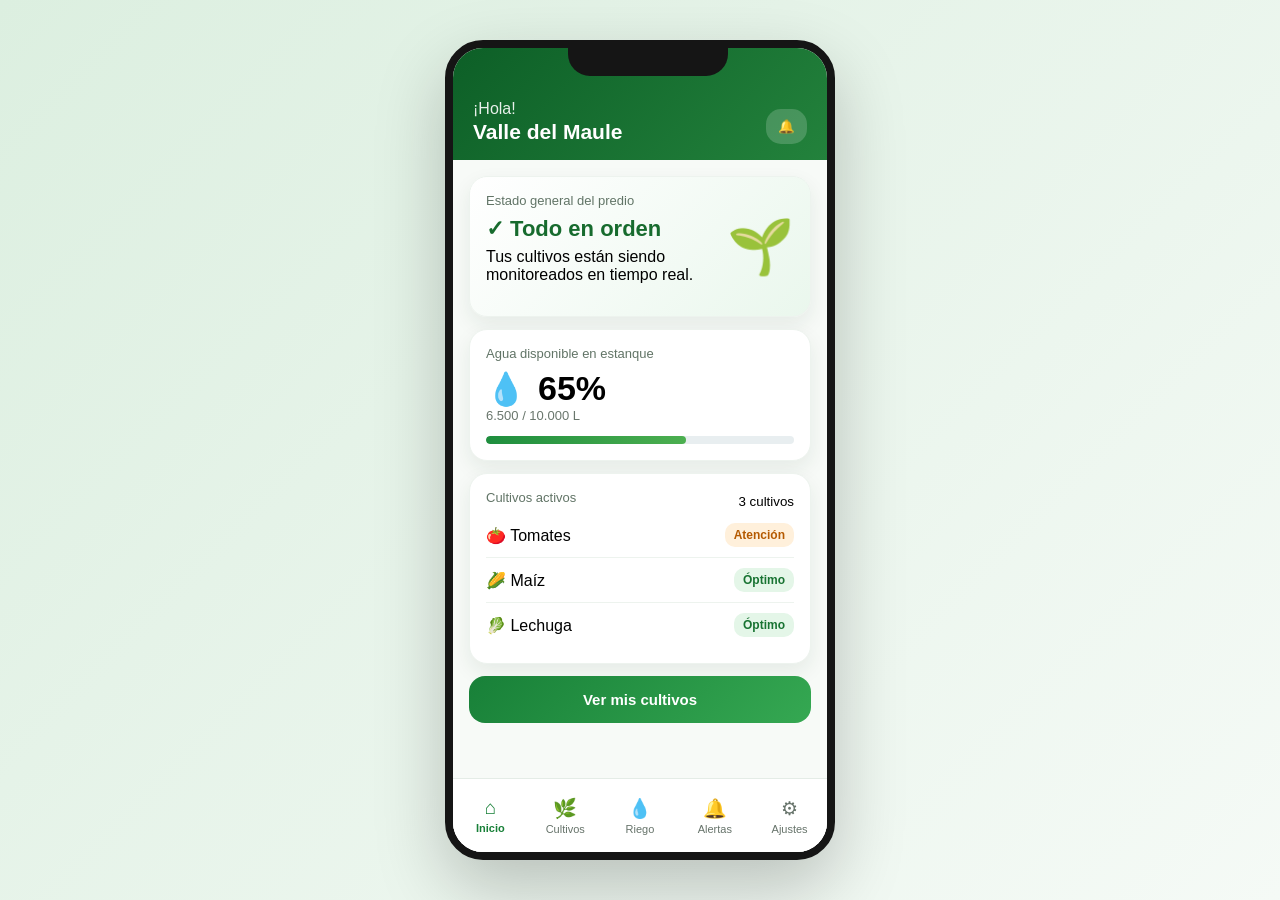
<file: index.html>
<!DOCTYPE html>
<html lang="es">
<head>
  <meta charset="UTF-8" />
  <meta name="viewport" content="width=device-width, initial-scale=1.0" />
  <title>AgroRiego Maule</title>
  <link rel="stylesheet" href="style.css" />
</head>
<body>
  <div class="app">
    <header class="app-header">
      <div>
        <p class="hello">¡Hola!</p>
        <h1 id="screenTitle">Valle del Maule</h1>
      </div>
      <button class="icon-btn" onclick="showScreen('alertas')">🔔</button>
    </header>

    <main>
      <section class="screen active" id="inicio">
        <div class="card hero">
          <div>
            <p class="label">Estado general del predio</p>
            <h2>✓ Todo en orden</h2>
            <p>Tus cultivos están siendo monitoreados en tiempo real.</p>
          </div>
          <div class="farm">🌱</div>
        </div>

        <div class="card">
          <p class="label">Agua disponible en estanque</p>
          <div class="big-row">
            <span class="water">💧</span>
            <strong id="waterValue">65%</strong>
          </div>
          <p class="muted" id="waterLiters">6.500 / 10.000 L</p>
          <div class="progress"><span id="waterBar" style="width:65%"></span></div>
        </div>

        <div class="card">
          <div class="title-row">
            <p class="label">Cultivos activos</p>
            <small>3 cultivos</small>
          </div>
          <div class="mini-crop"><span>🍅 Tomates</span><b class="danger">Atención</b></div>
          <div class="mini-crop"><span>🌽 Maíz</span><b class="ok">Óptimo</b></div>
          <div class="mini-crop"><span>🥬 Lechuga</span><b class="ok">Óptimo</b></div>
        </div>

        <button class="primary" onclick="showScreen('cultivos')">Ver mis cultivos</button>
      </section>

      <section class="screen" id="cultivos">
        <p class="sub">Resumen de tus cultivos y sensores</p>
        <div id="cropList"></div>
      </section>

      <section class="screen" id="detalle">
        <div class="crop-head">
          <span id="detailEmoji">🍅</span>
          <div>
            <h2 id="detailName">Tomates</h2>
            <p id="detailSector">Sector 1</p>
          </div>
        </div>

        <div class="tabs">
          <button class="active">Resumen</button>
          <button onclick="showScreen('graficos')">Gráficos</button>
          <button>Historial</button>
        </div>

        <div class="card">
          <p class="label">Humedad del suelo</p>
          <div class="humidity-row">
            <strong id="detailHumidity">32%</strong>
            <span id="humidityBadge" class="badge bad">Baja</span>
          </div>
          <p class="muted">Rango ideal: 45% - 60%</p>
          <div class="progress"><span id="humidityBar" style="width:32%"></span></div>
        </div>

        <div class="card info">
          <div><span>🌡️ Temperatura ambiente</span><b id="detailTemp">26°C</b></div>
          <div><span>🕒 Último riego</span><b>Hoy, 08:30</b></div>
          <div><span>📅 Próximo sugerido</span><b>Hoy, 17:00</b></div>
          <div><span>🚰 Estado de válvula</span><b id="valveState">Cerrada</b></div>
        </div>

        <button class="primary" id="irrigationBtn" onclick="toggleIrrigation()">💧 Activar riego ahora</button>
        <button class="secondary" onclick="showScreen('riego')">Configurar riego automático</button>
      </section>

      <section class="screen" id="riego">
        <div class="card toggle">
          <div>
            <h3>Riego automático</h3>
            <p>El sistema activará el riego cuando la humedad esté bajo el umbral definido.</p>
          </div>
          <label class="switch">
            <input id="autoSwitch" type="checkbox" checked />
            <span></span>
          </label>
        </div>

        <div class="card slider-card">
          <p>Umbral mínimo de humedad</p>
          <strong><span id="thresholdValue">35</span>%</strong>
          <input type="range" min="10" max="60" value="35" oninput="updateRange('thresholdValue', this.value)" />
        </div>

        <div class="card slider-card">
          <p>Duración del riego</p>
          <strong><span id="durationValue">15</span> minutos</strong>
          <input type="range" min="5" max="30" value="15" oninput="updateRange('durationValue', this.value)" />
        </div>

        <div class="card slider-card">
          <p>Frecuencia máxima</p>
          <strong><span id="freqValue">2</span> veces al día</strong>
          <input type="range" min="1" max="4" value="2" oninput="updateRange('freqValue', this.value)" />
        </div>

        <button class="primary" onclick="saveConfig()">Guardar configuración</button>
      </section>

      <section class="screen" id="alertas">
        <div class="alert orange">💧 <div><b>Humedad baja en tomates</b><p>Sector 1 - 32% · Hoy, 10:15</p></div></div>
        <div class="alert blue">🪣 <div><b>Nivel de estanque bajo</b><p>Quedan 6.500 L (65%) · Hoy, 09:40</p></div></div>
        <div class="alert green">✅ <div><b>Riego activado automáticamente</b><p>Maíz - Sector 2 · Hoy, 08:45</p></div></div>
        <div class="alert red">📡 <div><b>Sensor de lechuga sin conexión</b><p>Sector 3 · Ayer, 18:30</p></div></div>
      </section>

      <section class="screen" id="graficos">
        <div class="card">
          <div class="title-row">
            <div>
              <p class="label">Gráfico de humedad</p>
              <h3 id="chartCrop">Tomates - Sector 1</h3>
            </div>
            <button class="small-btn" onclick="randomChart()">Actualizar</button>
          </div>
          <canvas id="chart" width="320" height="220"></canvas>
        </div>

        <div class="card">
          <p class="label">Lectura simulada en tiempo real</p>
          <h2 id="liveReading">32% humedad</h2>
          <p class="muted">Los valores cambian para simular sensores conectados.</p>
        </div>
      </section>

      <section class="screen" id="ajustes">
        <div class="card menu" onclick="openSetting('perfil')">👤 Perfil <span>›</span></div>
        <div class="card menu" onclick="openSetting('notificaciones')">🔔 Notificaciones <span>›</span></div>
        <div class="card menu" onclick="openSetting('sensores')">📡 Dispositivos y sensores <span>›</span></div>
        <div class="card menu" onclick="openSetting('unidades')">⚙️ Unidades de medida <span>›</span></div>
        <div class="card menu" onclick="openSetting('soporte')">❓ Ayuda y soporte <span>›</span></div>
      </section>

      <section class="screen" id="ajusteDetalle">
        <button class="back-btn" onclick="showScreen('ajustes')">‹ Volver a ajustes</button>
        <div id="settingContent"></div>
      </section>
    </main>

    <nav class="bottom-nav">
      <button onclick="showScreen('inicio')" class="nav active">⌂<span>Inicio</span></button>
      <button onclick="showScreen('cultivos')" class="nav">🌿<span>Cultivos</span></button>
      <button onclick="showScreen('riego')" class="nav">💧<span>Riego</span></button>
      <button onclick="showScreen('alertas')" class="nav">🔔<span>Alertas</span></button>
      <button onclick="showScreen('ajustes')" class="nav">⚙<span>Ajustes</span></button>
    </nav>

    <div id="toast"></div>
  </div>

  <script src="app.js"></script>
</body>
</html>
</file>
<file: style.css>
*{box-sizing:border-box;font-family:Arial,Helvetica,sans-serif}body{margin:0;min-height:100vh;background:linear-gradient(135deg,#dcefe0,#f5faf6);display:flex;justify-content:center;align-items:center}.app{width:390px;height:820px;background:#f7faf7;border-radius:38px;overflow:hidden;box-shadow:0 28px 70px rgba(0,0,0,.22);border:8px solid #151515;position:relative}.app:before{content:"";position:absolute;top:0;left:115px;width:160px;height:28px;background:#151515;border-radius:0 0 22px 22px;z-index:3}.app-header{height:112px;padding:36px 20px 16px;background:linear-gradient(135deg,#0d5f27,#23823c);color:#fff;display:flex;justify-content:space-between;align-items:end}.hello{margin:0;opacity:.9}h1{margin:2px 0 0;font-size:21px}h2,h3,p{margin-top:0}.icon-btn,.small-btn{border:0;background:rgba(255,255,255,.18);color:#fff;border-radius:15px;padding:10px 12px;cursor:pointer}main{height:626px;overflow-y:auto;padding:16px}.screen{display:none;padding-bottom:15px}.screen.active{display:block}.card{background:#fff;border-radius:18px;padding:16px;margin-bottom:12px;box-shadow:0 8px 20px rgba(30,70,40,.08);border:1px solid #edf3ee}.hero{display:flex;align-items:center;min-height:130px;background:linear-gradient(135deg,#fff,#eaf7ed)}.farm{font-size:54px;margin-left:auto}.label,.sub{color:#617466;font-size:13px;margin-bottom:8px}.hero h2{color:#176b2e;font-size:22px;margin-bottom:6px}.muted{color:#69766c;font-size:13px}.big-row{display:flex;align-items:center;gap:12px}.big-row strong{font-size:34px}.water{font-size:32px}.progress{height:8px;background:#e8eef0;border-radius:20px;overflow:hidden;margin-top:12px}.progress span{display:block;height:100%;background:linear-gradient(90deg,#1e8e3e,#4caf50);border-radius:20px}.title-row,.mini-crop,.crop-head,.humidity-row{display:flex;align-items:center;justify-content:space-between}.mini-crop{padding:10px 0;border-bottom:1px solid #edf3ee}.mini-crop:last-child{border-bottom:0}.ok,.danger,.warning{padding:5px 9px;border-radius:10px;font-size:12px}.ok{color:#187332;background:#e4f6e8}.danger{color:#b55a00;background:#fff0db}.warning{color:#b56a00;background:#fff5dd}.primary,.secondary{width:100%;border:0;border-radius:16px;padding:15px;font-size:15px;font-weight:bold;cursor:pointer;margin-bottom:10px}.primary{background:linear-gradient(135deg,#188038,#35a852);color:#fff}.secondary{background:#e9f6ec;color:#188038}.crop-card{display:flex;gap:14px;align-items:center}.crop-img{width:72px;height:72px;border-radius:15px;display:grid;place-items:center;font-size:42px;background:#eef8ee}.crop-card h3{margin:0 0 2px}.crop-card .data{flex:1}.crop-card .value{color:#0b7bdc;font-size:22px;font-weight:bold}.crop-card button{width:100%;border:1px solid #3da85a;color:#188038;background:#fff;border-radius:12px;padding:10px;margin-top:10px;font-weight:bold}.crop-head{justify-content:flex-start;gap:12px;margin-bottom:12px}.crop-head>span{width:56px;height:56px;border-radius:15px;display:grid;place-items:center;font-size:34px;background:#fff}.tabs{display:flex;background:#fff;padding:5px;border-radius:16px;margin-bottom:12px;gap:5px}.tabs button{flex:1;border:0;border-radius:12px;padding:10px;background:transparent;color:#5e6c62}.tabs button.active{background:#188038;color:#fff}.humidity-row strong{color:#1976d2;font-size:42px}.badge{padding:8px 12px;border-radius:12px}.badge.bad{color:#1976d2;background:#e5f1ff}.info div{display:flex;justify-content:space-between;padding:13px 0;border-bottom:1px solid #edf3ee;gap:12px;font-size:14px}.info div:last-child{border-bottom:0}.toggle{display:flex;gap:12px}.switch input{display:none}.switch span{width:54px;height:30px;background:#1e8e3e;display:block;border-radius:30px;position:relative}.switch span:after{content:"";width:24px;height:24px;background:#fff;position:absolute;top:3px;right:3px;border-radius:50%}.switch input:not(:checked)+span{background:#b7c2ba}.switch input:not(:checked)+span:after{right:27px}.slider-card strong{display:block;font-size:22px;margin-bottom:10px}input[type=range]{width:100%;accent-color:#1e8e3e}.alert{display:flex;align-items:center;gap:14px;padding:16px;border-radius:18px;background:#fff;margin-bottom:12px;box-shadow:0 8px 20px rgba(30,70,40,.08)}.alert>div p{margin:4px 0 0;font-size:13px;color:#637067}.orange{border-left:6px solid #f39c12}.blue{border-left:6px solid #1e88e5}.green{border-left:6px solid #35a852}.red{border-left:6px solid #e53935}.menu{display:flex;justify-content:space-between;align-items:center;font-weight:bold}.bottom-nav{position:absolute;left:0;bottom:0;height:74px;width:100%;background:#fff;border-top:1px solid #e4ece6;display:grid;grid-template-columns:repeat(5,1fr)}.bottom-nav button{border:0;background:#fff;color:#66736a;font-size:19px;display:flex;flex-direction:column;gap:3px;align-items:center;justify-content:center}.bottom-nav span{font-size:11px}.bottom-nav .active{color:#188038;font-weight:bold}#toast{position:absolute;left:20px;right:20px;bottom:88px;background:#102517;color:#fff;padding:14px;border-radius:15px;text-align:center;opacity:0;transform:translateY(15px);transition:.25s;pointer-events:none}#toast.show{opacity:1;transform:translateY(0)}canvas{width:100%;height:auto}
.back-btn{
  border:0;
  background:#e9f6ec;
  color:#188038;
  padding:11px 14px;
  border-radius:14px;
  font-weight:bold;
  margin-bottom:12px;
  cursor:pointer;
}
.setting-title{
  margin-bottom:6px;
  color:#123d1f;
}
.setting-row{
  display:flex;
  justify-content:space-between;
  align-items:center;
  padding:14px 0;
  border-bottom:1px solid #edf3ee;
  gap:12px;
}
.setting-row:last-child{border-bottom:0}
.setting-input{
  width:100%;
  border:1px solid #dce8df;
  border-radius:14px;
  padding:13px;
  margin:8px 0 14px;
  font-size:15px;
}
.sensor-item{
  display:flex;
  justify-content:space-between;
  align-items:center;
  gap:12px;
  padding:13px;
  border-radius:15px;
  background:#f5faf6;
  margin:10px 0;
}
.sensor-dot{
  width:10px;
  height:10px;
  border-radius:50%;
  background:#35a852;
  display:inline-block;
  margin-right:6px;
}
.sensor-dot.off{background:#e53935}
.option-pill{
  border:1px solid #dce8df;
  background:white;
  border-radius:16px;
  padding:10px 14px;
  margin:5px 4px 5px 0;
  cursor:pointer;
}
.option-pill.active{
  background:#188038;
  color:white;
  border-color:#188038;
}
</file>
